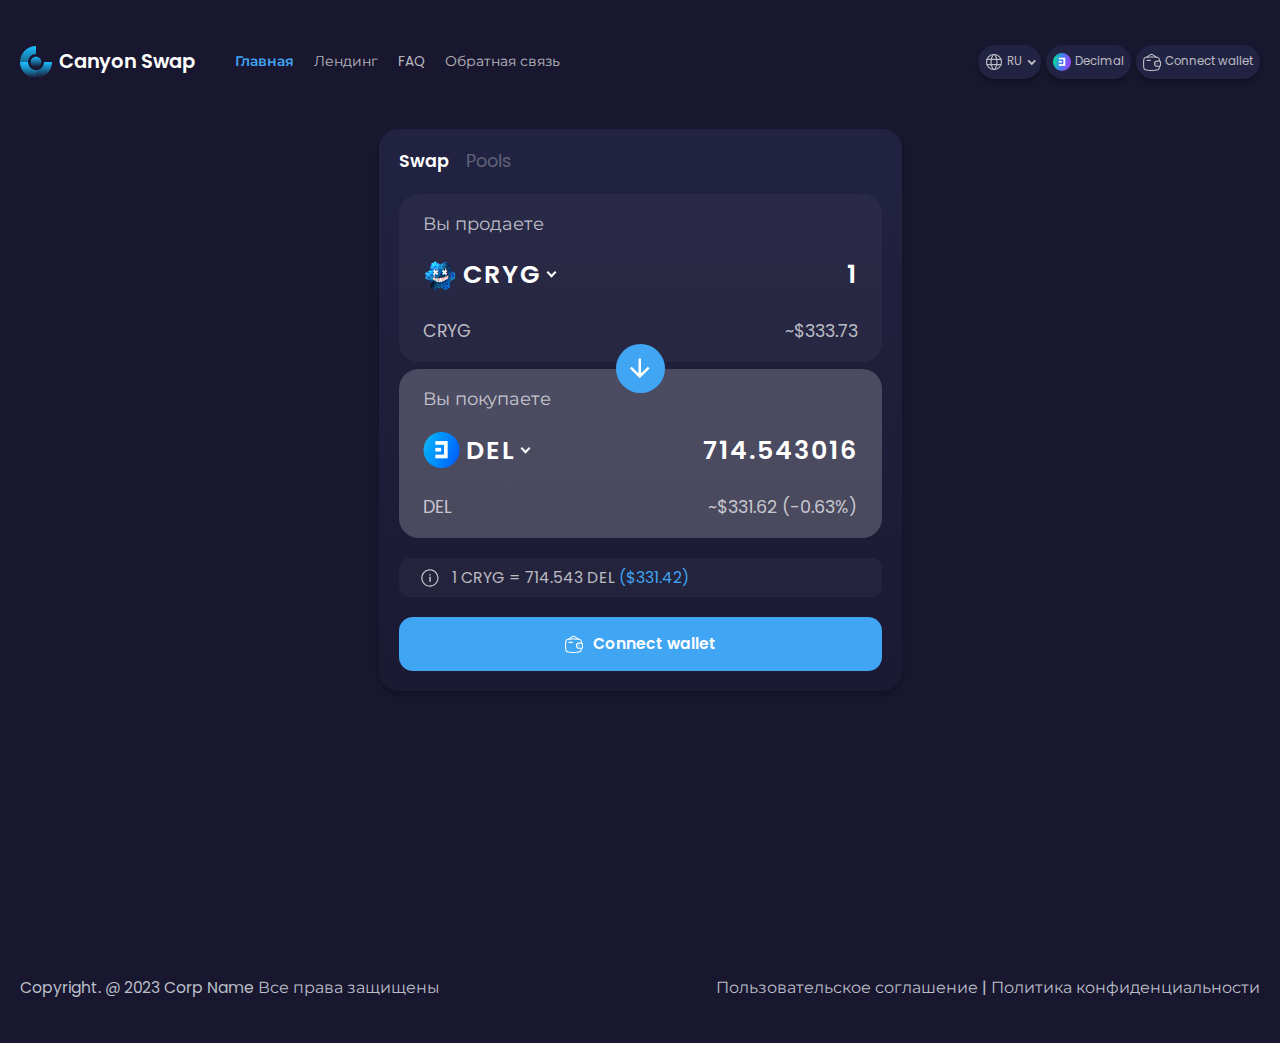
<file: index.html>
<!DOCTYPE html>
<html lang="en">
  <head>
    <meta charset="UTF-8">
    <meta http-equiv="X-UA-Compatible" content="IE=edge">
    <meta name="viewport" content="width=device-width, initial-scale=1.0">
    <link rel="stylesheet" href="css/style.css">
    <link rel="icon" type="image/png" href="images/favicon.png">
    <title>Canyon Swap</title>
  </head>
  <body>
    <div class="container">
      <header class="header">
        <div class="logo-group">
          <a class="disable" href="#">
            <img src="images/logo.svg" alt="">
            <span>canyon swap</span>
          </a>
          <ul class="nav">
            <li class="nav__inner active_inner">
              <a href="index.html">Главная</a>
            </li>
            <li class="nav__inner">
              <a href="page-2.html">Лендинг</a>
            </li>
            <li class="nav__inner">
              <a href="#">FAQ</a>
            </li>
            <li class="nav__inner">
              <a href="#">Обратная связь</a>
            </li>
          </ul>
          <div class="options">
            <ul>
              <li class="options__inner">
                <a href="#"><svg><use xlink:href="sprite.svg#globe"></use></svg>Ru</a>
              </li>
              <li class="options__inner">
                <a href="#"><img src="images/del.webp" alt="">Decimal</a>
              </li>
              <li class="options__inner">
                <a href="#"><svg><use xlink:href="sprite.svg#wallet"></use></svg>Connect wallet</a>
              </li>
            </ul>
          </div>
        </div>
      </header>
  
      <main class="main">
        <div class="exchange">
          <span class="toggle toggle_active"><a href="#">Swap</a></span>
          <span class="toggle"><a href="#">Pools</a></span>
          <div class="block-sell">
            <span>Вы продаете</span>
            <div class="choose-coin"><a href="#"><img src="images/cryg.webp" alt="">cryg</a><span>1</span></div>
            <div class="cost-coin"><span>cryg</span><span>&#126;&#36;333.73</span></div>
          </div>
          <div class="block-buy">
            <span>Вы покупаете</span>
            <div class="choose-coin"><a href="#"><img src="images/del_big.webp" alt="">del</a><span>714.543016</span></div>
            <div class="cost-coin"><span>del</span><span>&#126;&#36;331.62 (-0.63&#37;)</span></div>
          </div>
          <div class="coin-rate">
            <svg><use xlink:href="sprite.svg#coin"></use></svg><span>1 cryg = 714.543 del <span class="blue">(&#36;331.42)</span></span>
          </div>
          <a class="btn" href="#"><svg><use xlink:href="sprite.svg#wallet"></use></svg>Connect wallet</a>
        </div>
      </main>
    </div>

    <footer class="footer">
      <div class="container">
        <div class="footer__desktop">
          <p>Copyright. @ 2023 Corp Name Все права защищены</p>
          <p><a href="#">Пользовательское соглашение</a> | <a href="#">Политика конфиденциальности</a></p>
        </div>
      </div>
      <div class="footer__mobile">
        <ul>
          <li class="footer__icon active_icon">
            <a href="index.html"><svg class="icon_1"><use xlink:href="sprite.svg#icon_1"></use></svg></a>
          </li>
          <li class="footer__icon">
            <a href="#"><svg class="icon_2"><use xlink:href="sprite.svg#icon_2"></use></svg></a>
          </li>
          <li class="footer__icon">
            <a href="#"><svg class="icon_3"><use xlink:href="sprite.svg#icon_3"></use></svg></a>
          </li>
          <li class="footer__icon">
            <a href="#"><svg class="icon_4"><use xlink:href="sprite.svg#icon_4"></use></svg></a>
          </li>
          <li class="footer__icon">
            <a href="page-2.html"><svg class="icon_5"><use xlink:href="sprite.svg#icon_5"></use></svg></a>
          </li>
        </ul>
      </div>
    </footer>

  </body>
</html>
</file>
<file: css/style.css>
@font-face {
  font-family: "Poppins";
  src: url("../fonts/Poppins-Regular.woff2") format("woff2"),
       url("../fonts/Poppins-Regular.woff") format("woff"),
       url("../fonts/Poppins-Regular.ttf") format("truetype");
       font-style: normal;
       font-weight: 400;
}

@font-face {
  font-family: "Poppins";
  src: url("../fonts/Poppins-Medium.woff2") format("woff2"),
       url("../fonts/Poppins-Medium.woff") format("woff"),
       url("../fonts/Poppins-Medium.ttf") format("truetype");
       font-style: normal;
       font-weight: 500;
}

@font-face {
  font-family: "Poppins";
  src: url("../fonts/Poppins-SemiBold.woff2") format("woff2"),
       url("../fonts/Poppins-SemiBold.woff") format("woff"),
       url("../fonts/Poppins-SemiBold.ttf") format("truetype");
       font-style: normal;
       font-weight: 600;
}

@font-face {
  font-family: "Poppins";
  src: url("../fonts/Poppins-Bold.woff2") format("woff2"),
       url("../fonts/Poppins-Bold.woff") format("woff"),
       url("../fonts/Poppins-Bold.ttf") format("truetype");
       font-style: normal;
       font-weight: 700;
}

@font-face {
  font-family: "Poppins";
  src: url("../fonts/Poppins-ExtraBold.woff2") format("woff2"),
       url("../fonts/Poppins-ExtraBold.woff") format("woff"),
       url("../fonts/Poppins-ExtraBold.ttf") format("truetype");
       font-style: normal;
       font-weight: 800;
}

@font-face {
  font-family: "Montserrat";
  src: url("../fonts/Montserrat-Regular.woff2") format("woff2"),
       url("../fonts/Montserrat-Regular.woff") format("woff"),
       url("../fonts/Montserrat-Regular.ttf") format("truetype");
       font-style: normal;
       font-weight: 400;
}

@font-face {
  font-family: "Montserrat";
  src: url("../fonts/Montserrat-Medium.woff2") format("woff2"),
       url("../fonts/Montserrat-Medium.woff") format("woff"),
       url("../fonts/Montserrat-Medium.ttf") format("truetype");
       font-style: normal;
       font-weight: 500;
}

@font-face {
  font-family: "Montserrat";
  src: url("../fonts/Montserrat-SemiBold.woff2") format("woff2"),
       url("../fonts/Montserrat-SemiBold.woff") format("woff"),
       url("../fonts/Montserrat-SemiBold.ttf") format("truetype");
       font-style: normal;
       font-weight: 600;
}

@font-face {
  font-family: "Montserrat";
  src: url("../fonts/Montserrat-Bold.woff2") format("woff2"),
       url("../fonts/Montserrat-Bold.woff") format("woff"),
       url("../fonts/Montserrat-Bold.ttf") format("truetype");
       font-style: normal;
       font-weight: 700;
}

@font-face {
  font-family: "Atyp Display";
  src: url("../fonts/AtypDisplay-Semibold.woff2") format("woff2"),
       url("../fonts/AtypDisplay-Semibold.woff") format("woff"),
       url("../fonts/AtypDisplay-Semibold.ttf") format("truetype");
       font-style: normal;
       font-weight: 600;
}

*, *::before, *::after {
  box-sizing: border-box;
  margin: 0;
  padding: 0;
}

html {
  height: 100%;
  font: 400 62.5%/1.4 "Poppins", "Montserrat", "Atyp Display", sans-serif;
  color: #fff;
}

body {
  display: flex;
  flex-direction: column;
  height: 100%;
  background-color: #19172F;
}

a {
  text-decoration: none;
  color: inherit;
}

ul {
  list-style-type: none;
}

.container {
  flex-grow: 1;
  max-width: 1288px;
  width: 100%;
  margin: 0 auto;
  padding: 0 20px;
}

/* Page 1
============================================ */
/* Header
============================ */
.logo-group {
  display: flex;
  align-items: center;
  gap: 40px;
  padding-top: 45px;
}

.logo-group a {
  display: flex;
  align-items: center;
}

.logo-group > a {
  gap: .6rem;
}

.logo-group span {
  font-size: 2rem;
  line-height: 3rem;
  font-weight: 600;
  text-transform: capitalize;
}

.nav {
  display: flex;
  gap: 20px;
  font-size: 1.4rem;
  color: rgba(255, 255, 255, .7);
}

.nav__inner a {
  transition: .2s color linear;
}

.nav__inner:not(.active_inner) a:hover {
  color: #40A5F3;
}

.nav .active_inner {
  font-weight: 600;
  color: #40A5F3;
}

.options {
  margin-left: auto;
}

.options ul {
  display: flex;
  align-items: center;
  color: rgba(255, 255, 255, .7);
}

.options__inner {
  margin-right: 5px;
  border-radius: 30px;
  font-size: 1.2rem;
  line-height: 1.4rem;
  background-color: #222342;
  box-shadow: 0 4px 4px rgba(0, 0, 0, .25);
}

.options__inner:first-child {
  text-transform: uppercase;
}

.options__inner:last-child {
  margin-right: 0;
}

.options__inner a {
  gap: 4px;
  padding: 8px 7px;
}

.options__inner:first-child a::after {
  content: "";
  display: block;
  width: 5.5px;
  height: 5.5px;
  margin: 0 0 3px 3px;
  border-right: 2px solid rgba(255, 255, 255, .7);
  border-bottom: 2px solid rgba(255, 255, 255, .7);
  transform: rotate(45deg);
}

.options__inner svg {
  width: 18px;
  height: 18px;
  opacity: .7;
}

.options__inner img {
  width: 18px;
  height: 18px;
}

/* Main
============================ */
main {
  margin: 50px 0 286px;
}

.exchange {
  margin: 0 auto;
  padding: 20px;
  max-width: 523px;
  border-radius: 20px;
  background: linear-gradient(180deg, #222342 0%, rgba(34, 35, 66, .2) 100%);
  box-shadow: 0px 4px 4px rgba(0, 0, 0, .25);
}

.toggle {
  font-size: 1.8rem;
  color: rgba(255, 255, 255, .3);
}

.toggle:first-child {
  margin-right: 14px;
}

.toggle_active {
  font-weight: 600;
  color: #fff;
}

.block-sell {
  position: relative;
  margin-top: 20px;
  padding: 18px 24px;
  border-radius: 20px;
  background-color: rgba(255, 255, 255, .04);
}

.block-sell::after {
  content: "";
  display: block;
  position: absolute;
  left: calc(50% - 49px / 2);
  width: 49px;
  height: 49px;
  border-radius: 50%;
  background: #40A5F3 url(../images/arrow.webp) no-repeat center;
  cursor: pointer;
}

.block-sell > span,
.block-buy > span {
  font-size: 1.8rem;
  color: rgba(255, 255, 255, .7);
}

.choose-coin {
  display: flex;
  justify-content: space-between;
  align-items: center;
  margin: 20px 0 26px;
  font-size: 2.6rem;
  font-weight: 600;
  letter-spacing: .2rem;
  text-transform: uppercase;
}

.choose-coin a {
  display: flex;
  align-items: center;
  gap: 6px;
}

.choose-coin a::after {
  content: "";
  display: block;
  margin-bottom: 4px;
  width: 7px;
  height: 7px;
  border-right: 2.5px solid #fff;
  border-bottom: 2.5px solid #fff;
  transform: rotate(45deg);
}

.cost-coin {
  display: flex;
  justify-content: space-between;
  font-size: 1.8rem;
  text-transform: uppercase;
  color:rgba(255, 255, 255, .7);
}

.block-buy {
  margin: 7.7px 0 20px;
  padding: 18px 24px;
  border-radius: 20px;
  background-color: rgba(255, 255, 255, .2);
}

.coin-rate {
  display: flex;
  align-items: center;
  gap: 12px;
  margin-bottom: 20px;
  padding: 9px 0 9px 21px;
  border-radius: 10px;
  color: rgba(255, 255, 255, .7);
  background-color: rgba(255, 255, 255, .04);
}

.coin-rate svg {
  width: 20px;
  height: 20px;
  opacity: .7;
}

.coin-rate span {
  font-size: 1.6rem;
  text-transform: uppercase;
}

.coin-rate .blue {
  color: #40A5F3;
}

.btn {
  display: flex;
  justify-content: center;
  align-items: center;
  gap: 10px;
  padding: 16px 0;
  border-radius: 14px;
  font-size: 1.6rem;
  font-weight: 600;
  background-color: #40A5F3;
}

.btn svg {
  width: 18px;
  height: 18px;
}

/* Page 2
============================================ */
/* advantages 1
============================ */
.advantages {
  position: relative;
}

.advantages:first-of-type  {
  margin: 200px 0 194px;
}

.advantages h2 {
  max-width: 494px;
  margin-bottom: 40px;
  font-family: "Atyp Display";
  font-size: 9rem;
  line-height: 1.1;
}

.advantages p {
  max-width: 494px;
  margin-bottom: 20px;
  font-size: 1.8rem;
  color: rgba(255, 255, 255, .7);
}

.advantages a {
  display: block;
  max-width: 460px;
  width: 100%;
  margin-bottom: 98px;
  padding: 13.5px 0;
  border-radius: 14px;
  font-size: 1.6rem;
  font-weight: 600;
  text-align: center;
  text-transform: capitalize;
  background-color: #40A5F3;
}

.text-block {
  display: flex;
  flex-wrap: wrap;
  justify-content: space-evenly;
  align-items: center;
  padding: 30px 0;
  border-radius: 20px;
  text-align: center;
  background-color: #222342;
  box-shadow: 0 4px 4px rgba(0, 0, 0, .25);
}

.inner__number {
  display: block;
  font-size: 6rem;
  font-weight: 800;
  line-height: 9rem;
  color: #1ABCFE;
}

.inner__text {
  font-size: 1.4rem;
  color: rgba(255, 255, 255, .7);
}

.hand_img {
  position: absolute;
  right: -96px;
  bottom: 100px;
  z-index: -1;
  max-width: 960px;
}

.eclipse_img {
  position: absolute;
  top: -250px;
  left: -100px;
  z-index: -1;
  max-width: 793px;
}

/* advantages 2
============================ */
.advantages_mod  {
  margin-bottom: 258px;
}

.advantages_mod h2 {
  max-width: 585px;
}

.advantages_mod p {
  max-width: 550px;
}

.advantages_mod p:nth-child(-n + 3) {
  margin-bottom: 0px;
}

.advantages_mod a {
  display: block;
  max-width: 392px;
  margin-bottom: 0px;
  background-color: rgba(255, 255, 255, .04);
  box-shadow: 0 2px 4px rgba(0, 0, 0, .7);
}

.phone_img {
  position: absolute;
  right: -82px;
  bottom: -349px;
  z-index: -1;
  max-width: 970px;
}

/* Fusion
============================ */
.fusion {
  position: relative;
  margin-bottom: 183px;
  padding: 0 45px 45px;
  border-radius: 20px;
  background: radial-gradient(84.28% 84.28% at 13.06% 61.85%, #164EDD 0%, #40A5F3 60.42%, #3BADEE 89.28%, #40A5F3 100%);
  box-shadow: 0 4px 4px rgba(0, 0, 0, .25);
}

.fusion h1 {
  margin-bottom: 15px;
  font-family: "Atyp Display";
  font-size: 12rem;
}

.fusion p {
  font-size: 1.8rem;
  letter-spacing: .02rem;
}

.fusion p:nth-child(-n + 5) {
  margin-bottom: 25px;
}

.fusion img {
  position: absolute;
  top: 0;
  right: 0;
  max-width: 547px;
  width: 100%;
  height: 100%;
}

/* advantages 3
============================ */
.advantages:last-of-type {
  margin-bottom: 222px;
}

.shield_img {
  position: absolute;
  top: -25px;
  right: 0;
  z-index: -1;
  max-width: 600px;
}

/* Footer
============================ */
.footer__desktop {
  display: flex;
  justify-content: space-between;
  align-items: center;
  margin-bottom: 44px;
  font-size: 1.6rem;
  color: #BABFC7;
}

.footer__mobile {
  display: none;
  padding: 26px 0;
  background-color: #1E1B38;
}

.footer__mobile ul {
  display: flex;
  justify-content: space-around;
  align-items: center;
}

.footer__icon {
  position: relative;
}

.footer__icon svg {
  fill: #222342;
}

.icon_1 {
  width: 30px;
  height: 30px;
}

.icon_2,
.icon_4 {
  width: 32.67px;
  height: 32.67px;
}

.icon_3 {
  width: 26.67px;
  height: 32.67px;
}

.icon_5 {
  width: 34.8px;
  height: 34.8px;
}

.active_icon svg {
  fill: #40A5F3;
}

.active_icon::before {
  content: "";
  position: absolute;
  top: -18px;
  left: 10.9px;
  border: 4px solid #40A5F3;
  border-radius: 50%;
}

/* Media
============================ */
@media screen and (max-width: 1280px) {
  html {
    font-size: 61%;
  }
  .advantages:first-of-type {
    margin: 140px 0 160px
  }
  .hand_img {
    max-width: 860px;
  }
  .advantages_mod {
    margin-bottom: 230px;
  }
  .phone_img {
    bottom: -300px;
    max-width: 870px;
  }
  .fusion {
    margin-bottom: 150px;
  }
  .fusion h1 {
    font-size: 11rem;
  }
  .fusion p:nth-child(-n + 5) {
    display: none;
  }
  .shield_img {
    max-width: 545px;
  }
  .advantages:last-of-type {
    margin-bottom: 180px;
  }
}

@media screen and (max-width: 1100px) {
  html {
    font-size: 60%;
  }
  .hand_img {
    display: none;
  }
  .eclipse_img {
    display: none;
  }
  .advantages:first-of-type {
    margin: 120px 0 120px;
  }
  .advantages h2 {
    max-width: 900px;
    margin: 0 auto 40px;
    font-size: 8rem;
    text-align: center;
  }
  .advantages p {
    margin: 0 auto 20px;
    text-align: center;
  }
  .advantages a {
    margin: 0 auto 98px;
  }
  .advantages_mod a {
    margin-bottom: 0px;
  }
  .text-block__inner {
    flex-basis: 50%;
  }
  .text-block__inner:nth-child(-n + 2) {
    margin-bottom: 30px;
  }
  .advantages_mod {
    margin-bottom: 150px;
  }
  .advantages_mod p {
    max-width: 700px;
    text-align: left;
  }
  .advantages_mod p:nth-child(-n + 3) {
    margin-bottom: 20px;
  }
  .phone_img {
    display: none;
  }
  .fusion {
    margin-bottom: 120px;
  }
  .fusion p {
    margin-bottom: 20px;
  }
  .advantages:last-of-type {
    margin-bottom: 140px;
  }
  .shield_img {
    display: none;
  }
  .footer p:last-child {
    display: none;
  }
}

@media screen and (max-width: 930px) {
  .logo-group {
    gap: 10px;
  }
  .logo-group span {
    display: none;
  }
  .advantages:first-of-type {
    margin: 80px 0 80px;
  }
  .advantages h2 {
    font-size: 7rem;
  }
  .advantages a {
    margin: 0 auto 80px;
  }
  .advantages_mod {
    margin-bottom: 100px;
  }
  .advantages_mod a {
    margin-bottom: 0px;
  }
  .advantages:last-of-type {
    margin-bottom: 80px;
  }
  .inner__number {
    font-size: 5rem;
  }
  .fusion {
    margin-bottom: 80px;
  }
  .fusion h1 {
    font-size: 10rem;
  }
}

@media screen and (max-width: 730px) {
  .nav {
    display: none;
  }
  .logo-group span {
    display: block;
  }
  .main {
    margin: 50px 0 230px; 
  }
  .advantages p {
    text-align: center;
  }
  .advantages_mod a {
    margin-bottom: 0px;
  }
  .fusion {
    padding: 10px 45px 10px;
  }
  .fusion h1 {
    line-height: 1;
  }
  .fusion p:nth-child(-n + 7) {
    display: none;
  }
  .fusion img {
    max-width: 350px;
  }
  .footer__desktop {
    display: none;
  }
  .footer__mobile {
    display: block;
  }
}

@media screen and (max-width: 630px) {
  .logo-group {
    display: block;
  }
  a.disable,
  .options.disable {
    display: none;
  }
  .inner__number {
    font-size: 4rem;
  }
}

@media screen and (max-width: 450px) {
  .options__inner {
    font-size: 12px;
  }
  .toggle {
    font-size: 16px;
  }
  .block-sell > span, 
  .block-buy > span {
    font-size: 12px;
  }
  .choose-coin {
    font-size: 16px;
  }
  .choose-coin img {
    width: 32px;
    height: 32px;
  }
  .cost-coin {
    font-size: 12px;
  }
  .block-sell::after {
    width: 32px;
    height: 32px;
    top: calc(100% - 32px / 2 + 7.7px / 2);
    left: calc(50% - 32px / 2);
    background-size: 16px;
  }
  .coin-rate svg {
    width: 17px;
    height: 17px;
  }
  .coin-rate span {
    font-size: 12px;
  }
  .main {
    margin: 20px 0 184px;
  }
  .footer__mobile {
    padding: 22px 0;
  }
  .icon_1 {
  width: 24px;
  height: 24px;
  }
  .icon_2,
  .icon_4 {
    width: 26.67px;
    height: 26.67px;
  }
  .icon_3 {
    width: 20.67px;
    height: 26.67px;
  }
  .icon_5 {
    width: 28.8px;
    height: 28.8px;
  }
  .active_icon svg {
    fill: #40A5F3;
  }
  .active_icon::before {
    content: "";
    display: block;
    position: absolute;
    top: -15px;
    left: 10px;
    border: 3.5px solid #40A5F3;
    border-radius: 50%;
  }
  .logo-group span {
    font-size: 16px;
  }
  .advantages:first-of-type {
    margin: 30px 0 60px;
  }
  .advantages h2 {
    max-width: 285px;
    margin: 0 0 12px 0;
    font-size: 50px;
    text-align: left;
  }
  .advantages p {
    max-width: 165px;
    margin: 0 auto 16px 0;
    font-size: 12px;
    text-align: left;
  }
  .advantages a {
    max-width: 175px;
    width: 100%;
    margin: 0 0 194px 0;
    padding: 9.3px 0;
  }
  .inner__number {
    font-size: 30px;
  }
  .inner__text {
    font-size: 10px;
  }
  .hand_img {
    display: block;
    top: 0px;
    right: -20px;
    height: 520px;
  }
  .advantages_mod {
    margin-bottom: 57px;
  }
  .advantages_mod h2 {
    max-width: 350px;
    margin: 0 0 20px 0;
    font-size: 49px;
  }
  .advantages_mod p:nth-of-type(3n + 3) {
    margin-bottom: 120px;
  }
  .advantages_mod p:nth-child(-n + 3) {
    display: none;
  }
  #null {
    margin-bottom: 0px;
  }
  .advantages_mod a {
    max-width: 100%;
    padding: 18.3px 0;
    margin-bottom: 0px;
  }
  .phone_img {
    display: block;
    bottom: 60px;
    right: -8px;
    width: 303px;
    height: 249px;
  }
  .fusion {
    margin-bottom: 60px;
    padding: 45px 29px 55px;
  }
  .fusion h1 {
    max-width: 290px;
    font-size: 50px;
  }
  .fusion p {
    margin-bottom: 0px;
  }
  .fusion img {
    max-width: 285px;
  }
  .advantages:last-of-type {
    margin-bottom: 69px;
  }
  .shield_img {
    display: block;
    top: 68px;
    right: 7px;
    width: 150px;
  }
}
</file>
